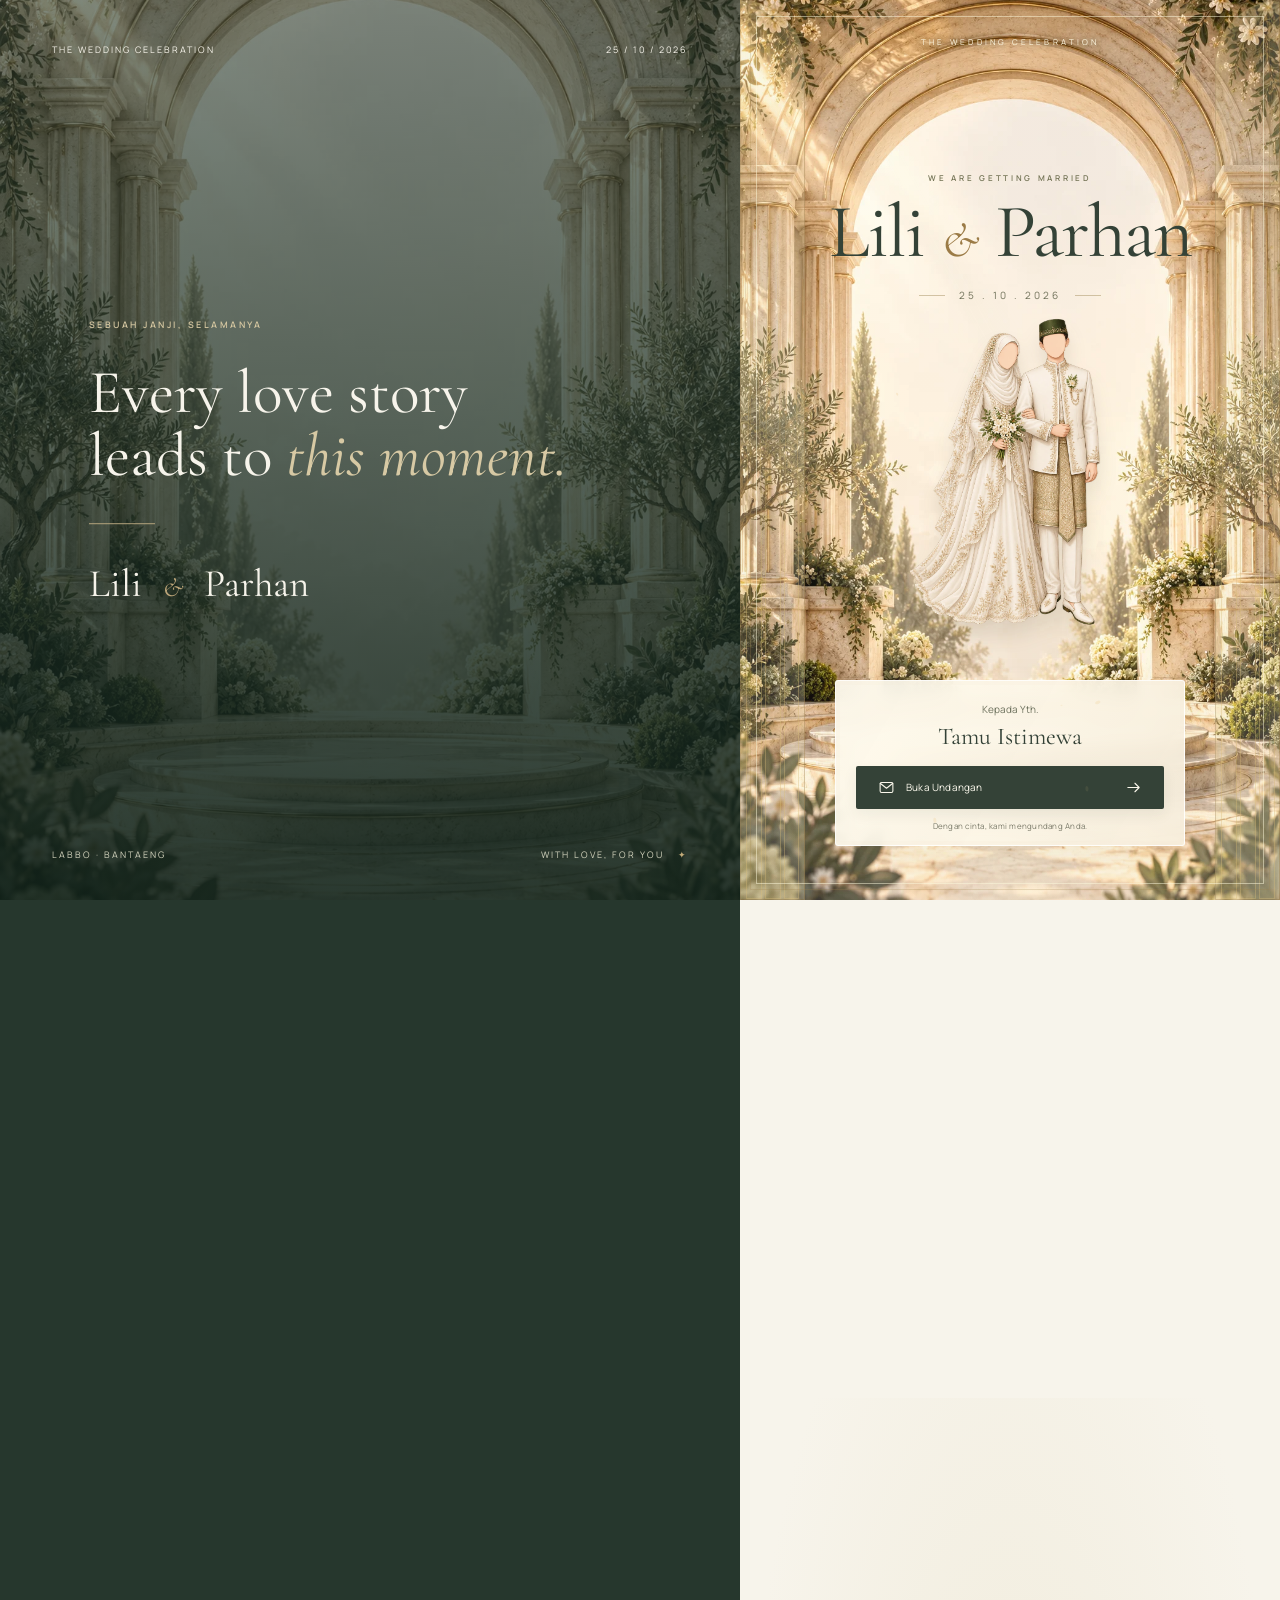
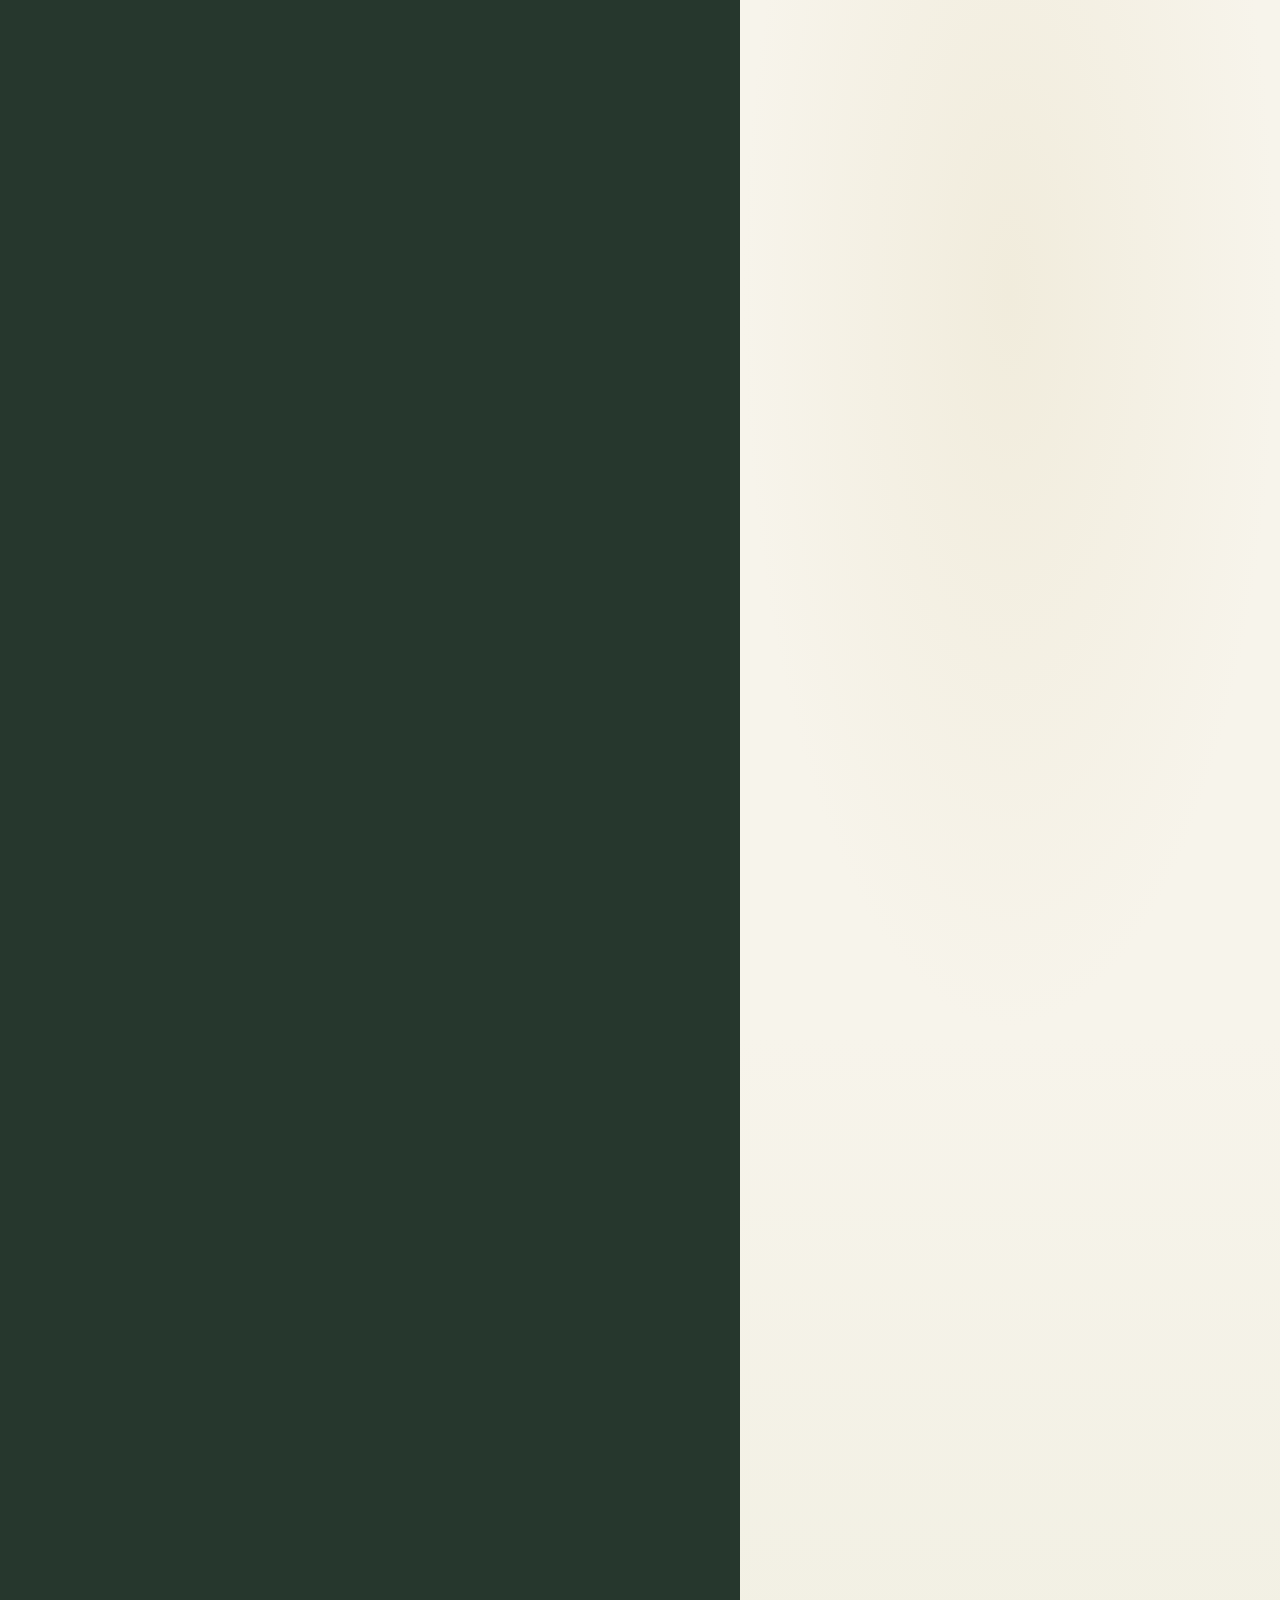
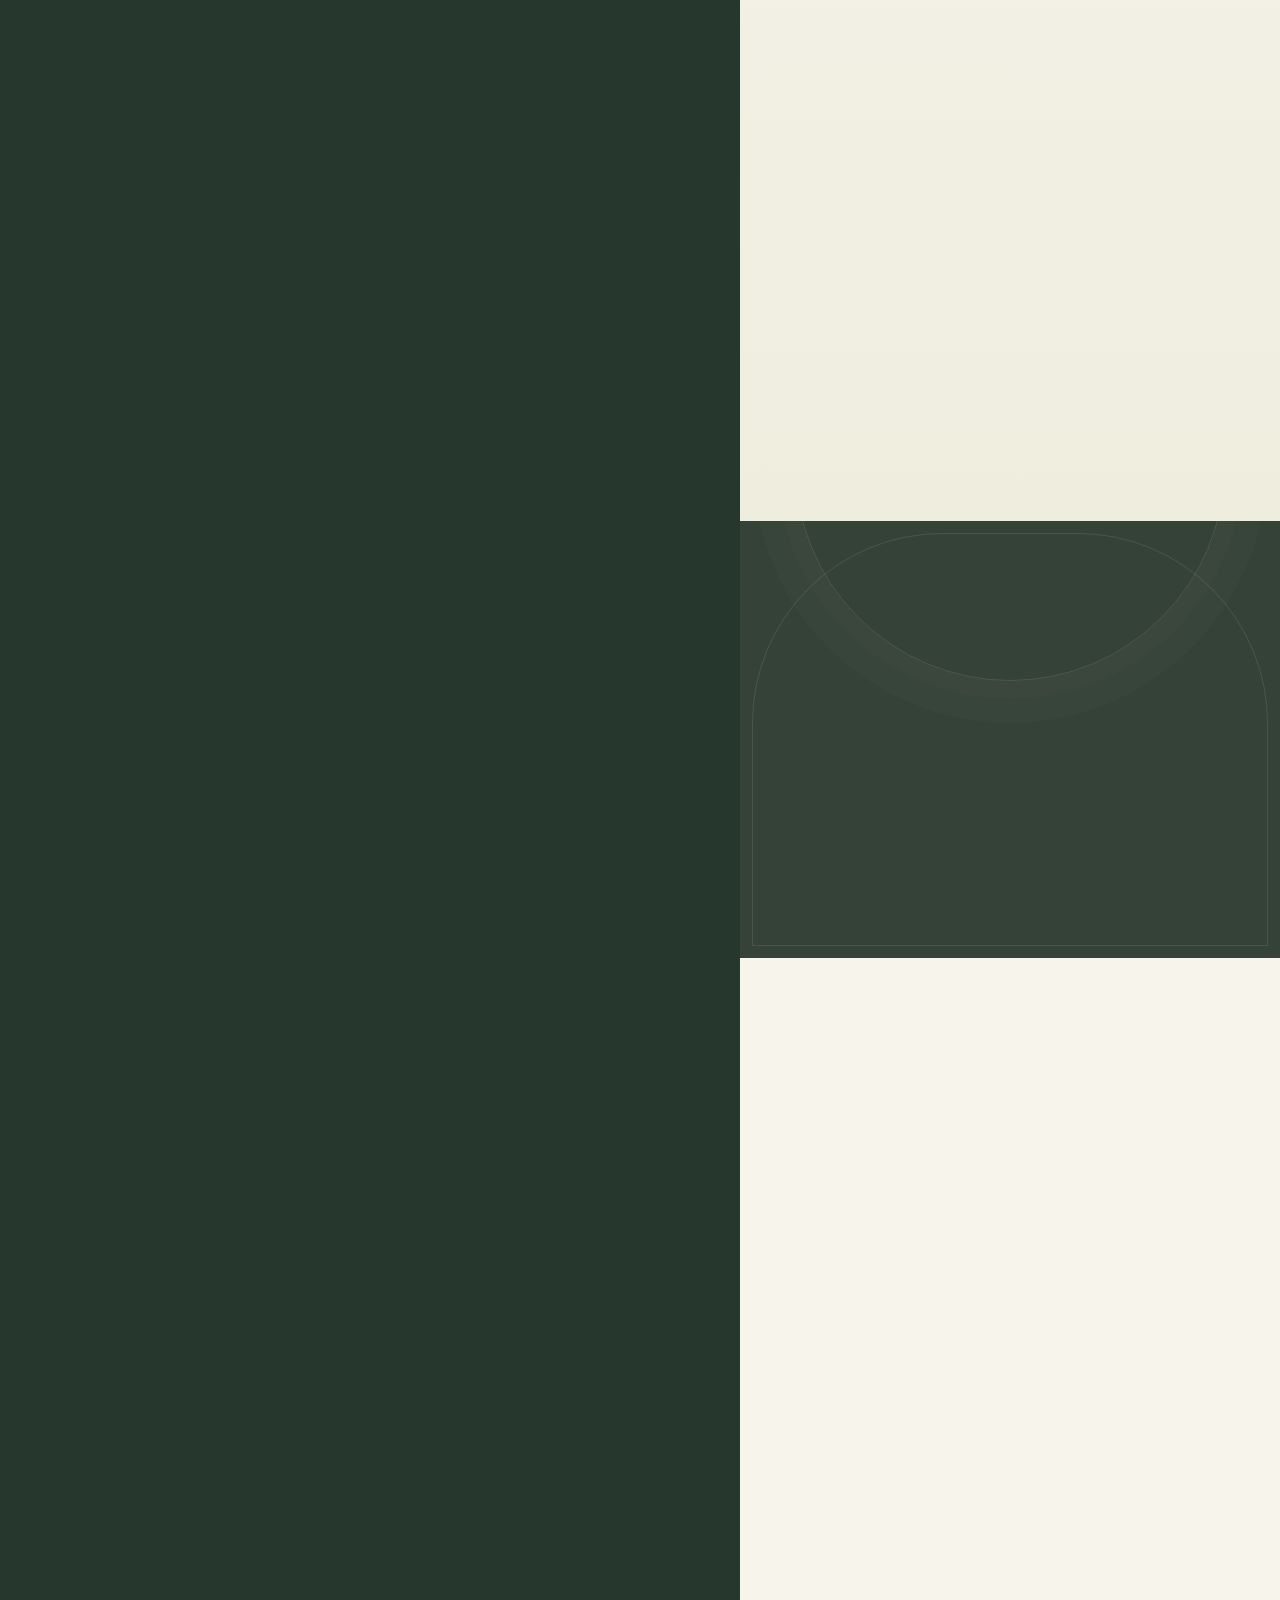
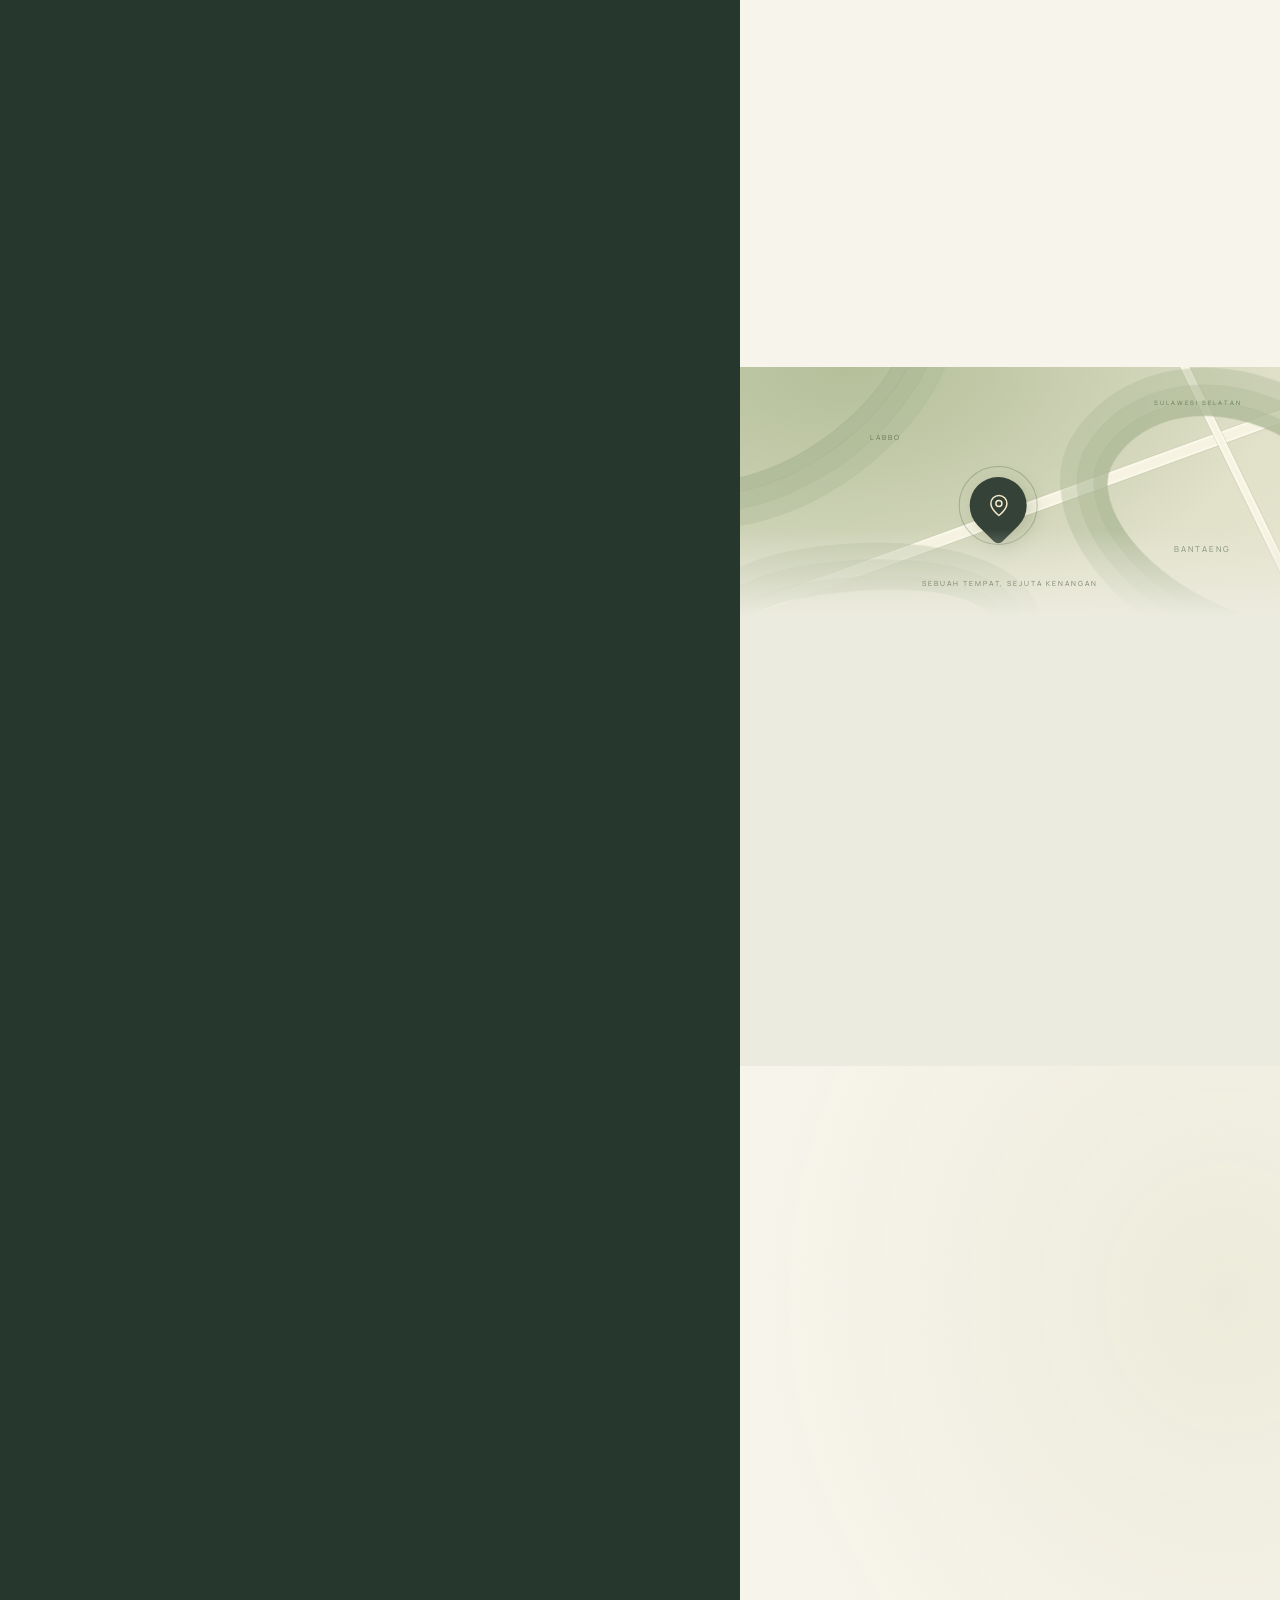
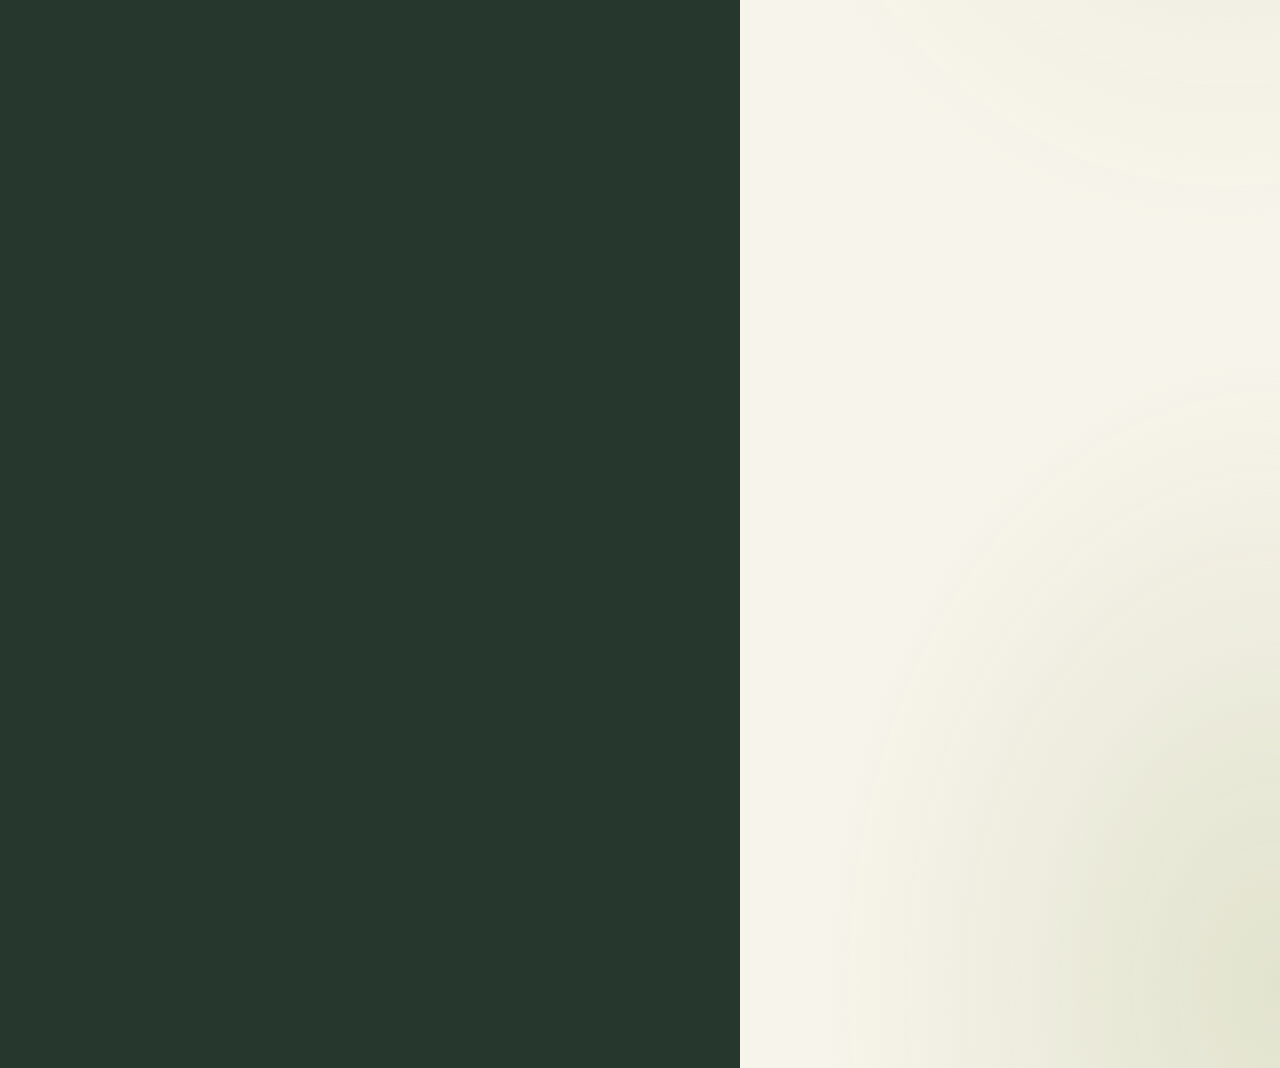
<file: index.html>
<!doctype html>
<html lang="id">

<head>
  <meta charset="utf-8">
  <meta name="viewport" content="width=device-width, initial-scale=1, viewport-fit=cover">
  <meta name="theme-color" content="#344237">
  <meta name="description"
    content="Undangan pernikahan Sulis Saputri & M. Parhan Pawis. Minggu, 25 Oktober 2026, pukul 11.00 WITA. Panjang Selatan, Desa Labbo, Bantaeng.">
  <title>Lili & Parhan — Sebuah Janji, Selamanya</title>
  <link rel="icon" href="assets/favicon.svg" type="image/svg+xml">
  <link rel="preload" href="assets/cormorant-regular.ttf" as="font" type="font/ttf" crossorigin>
  <link rel="preload" href="assets/garden.webp" as="image">
  <link rel="stylesheet" href="style.css">
  <script src="script.js" defer></script>
</head>

<body class="is-locked">
  <svg class="icon-definitions" xmlns="http://www.w3.org/2000/svg" aria-hidden="true">
    <defs>
      <symbol id="i-arrow" viewBox="0 0 24 24">
        <path d="M4 12h16m-6-6 6 6-6 6" />
      </symbol>
      <symbol id="i-envelope" viewBox="0 0 24 24">
        <rect x="3" y="5" width="18" height="14" rx="2" />
        <path d="m3 6 9 7 9-7" />
      </symbol>
      <symbol id="i-flower" viewBox="0 0 24 24">
        <path d="M12 9C4-3 1 10 8 12c-12 8 1 11 4 4 8 12 11-1 4-4 12-8-1-11-4-3Z" />
        <circle cx="12" cy="12" r="2" />
      </symbol>
      <symbol id="i-home" viewBox="0 0 24 24">
        <path d="m3 11 9-8 9 8M5 9v12h14V9M9 21v-8h6v8" />
      </symbol>
      <symbol id="i-heart" viewBox="0 0 24 24">
        <path
          d="M20.8 4.6a5.4 5.4 0 0 0-7.6 0L12 5.8l-1.2-1.2a5.4 5.4 0 0 0-7.6 7.6L12 21l8.8-8.8a5.4 5.4 0 0 0 0-7.6Z" />
      </symbol>
      <symbol id="i-calendar" viewBox="0 0 24 24">
        <rect x="3" y="5" width="18" height="16" rx="2" />
        <path d="M7 3v4m10-4v4M3 11h18m-14 4h3m4 0h3" />
      </symbol>
      <symbol id="i-pin" viewBox="0 0 24 24">
        <path d="M20 10c0 6-8 12-8 12S4 16 4 10a8 8 0 1 1 16 0Z" />
        <circle cx="12" cy="10" r="3" />
      </symbol>
      <symbol id="i-music" viewBox="0 0 24 24">
        <path d="M9 18V5l12-2v13M9 9l12-2" />
        <ellipse cx="6" cy="18" rx="3" ry="3" />
        <ellipse cx="18" cy="16" rx="3" ry="3" />
      </symbol>
      <symbol id="i-copy" viewBox="0 0 24 24">
        <rect x="8" y="8" width="13" height="13" rx="2" />
        <path d="M16 8V3H3v13h5" />
      </symbol>
      <symbol id="i-share" viewBox="0 0 24 24">
        <path d="M12 16V3m-5 5 5-5 5 5M5 12H3v9h18v-9h-2" />
      </symbol>
      <symbol id="i-sparkle" viewBox="0 0 24 24">
        <path d="m12 2 2.8 7.2L22 12l-7.2 2.8L12 22l-2.8-7.2L2 12l7.2-2.8Z" />
      </symbol>
      <symbol id="i-clock" viewBox="0 0 24 24">
        <circle cx="12" cy="12" r="9" />
        <path d="M12 7v5l3 2" />
      </symbol>
      <symbol id="i-gift" viewBox="0 0 24 24"><path d="M3 9h18v4H3zM5 13v8h14v-8M12 9v12"/><path d="M12 9H8a3 3 0 1 1 3-3l1 3Zm0 0h4a3 3 0 1 0-3-3l-1 3Z"/></symbol>
      <symbol id="i-expand" viewBox="0 0 24 24"><path d="M8 3H3v5m13-5h5v5M3 16v5h5m13-5v5h-5"/></symbol>
      <symbol id="i-close" viewBox="0 0 24 24"><path d="m6 6 12 12M6 18 18 6"/></symbol>
    </defs>
  </svg>

  <aside class="desktop-story" aria-hidden="true">
    <img class="desktop-garden" src="assets/garden.webp" alt="">
    <div class="desktop-shade"></div>
    <div class="desktop-top"><span>THE WEDDING CELEBRATION</span><span>25 / 10 / 2026</span></div>
    <div class="desktop-copy"><span class="eyebrow light">SEBUAH JANJI, SELAMANYA</span>
      <h2>Every love story<br>leads to <em>this moment.</em></h2>
      <div class="desktop-rule"></div>
      <p>Lili <i>&</i> Parhan</p>
    </div>
    <div class="desktop-bottom"><span>LABBO · BANTAENG</span><span>WITH LOVE, FOR YOU <span
          class="tiny-star">✦</span></span></div>
  </aside>

  <div class="invitation-shell">
    <section id="cover" class="cover" aria-label="Sampul undangan pernikahan">
      <div class="cover-world scene" aria-hidden="true">
        <img class="garden-image" src="assets/garden.webp" alt="" fetchpriority="high">
        <div class="cover-haze"></div>
        <div class="light-beam beam-one"></div>
        <div class="light-beam beam-two"></div>
        <div class="arch-outline"></div>
      </div>
      <div class="cover-border" aria-hidden="true"></div>
      <span class="cover-edition">THE WEDDING CELEBRATION</span>
      <header class="cover-heading">
        <span class="eyebrow">WE ARE GETTING MARRIED</span>
        <h1>Lili <span>&</span> Parhan</h1>
        <p class="cover-date"><span></span>25 . 10 . 2026<span></span></p>
      </header>
      <img class="cover-couple" src="assets/couple.webp"
        alt="Ilustrasi Lili dan Parhan, pasangan pengantin dengan wajah tanpa fitur" fetchpriority="high">
      <div class="guest-card">
        <span class="guest-salutation">Kepada Yth.</span>
        <p class="guest-name" data-guest>Tamu Istimewa</p>
        <button class="button button-primary" id="open-invitation"><svg class="icon">
            <use href="#i-envelope" />
          </svg><span>Buka Undangan</span><svg class="icon button-arrow">
            <use href="#i-arrow" />
          </svg></button>
        <span class="guest-footnote">Dengan cinta, kami mengundang Anda.</span>
      </div>
      <div class="opening-gates" aria-hidden="true">
        <div class="gate gate-left"><i></i><i></i><i></i></div>
        <div class="gate gate-right"><i></i><i></i><i></i></div>
      </div>
      <div class="opening-light" aria-hidden="true"></div>
      <div class="opening-monogram" aria-hidden="true"><span>L <i>&</i> P</span><small>SEBUAH JANJI, SELAMANYA</small>
      </div>
    </section>

    <main id="invitation" inert>
      <section id="home" class="hero section-anchor" aria-labelledby="main-title">
        <div class="hero-world scene" aria-hidden="true"><img class="garden-image" src="assets/garden.webp" alt="">
          <div class="hero-haze"></div>
          <div class="light-beam beam-one"></div>
        </div>
        <div class="hero-heading"><span class="eyebrow">THE WEDDING OF</span>
          <h2 id="main-title" tabindex="-1">Lili <span>&</span> Parhan</h2>
          <p class="hero-tagline">Sebuah janji, selamanya.</p>
        </div>
        <img class="hero-couple" src="assets/couple.webp" alt="Ilustrasi pengantin Lili dan Parhan tanpa fitur wajah">
        <div class="hero-bottom"><span class="hero-date">MINGGU, 25 OKTOBER 2026</span><span class="hero-place">Labbo,
            Bantaeng</span><a class="scroll-cue" href="#mempelai"><span>GULIR UNTUK MENJELAJAH</span><i></i></a></div>
      </section>

      <section class="intro section-pad">
        <div class="reveal"><span class="ornament">✧</span>
          <p class="eyebrow">ATAS NAMA CINTA DAN RIDHA-NYA</p>
          <p class="bismillah" lang="ar" dir="rtl">بِسْمِ اللَّهِ الرَّحْمَٰنِ الرَّحِيمِ</p>
          <h2 class="section-title">Dua hati.<br><em>Satu perjalanan.</em></h2>
          <p class="body-copy">Dengan memohon rahmat dan ridha Allah SWT, kami bermaksud mengundang Anda untuk hadir dan
            berbagi kebahagiaan di hari pernikahan kami.</p>
          <div class="fine-divider"><span>✦</span></div>
        </div>
      </section>

      <section id="mempelai" class="couple-section section-anchor section-pad">
        <div class="section-heading reveal"><span class="eyebrow">MEMPELAI</span>
          <h2 class="section-title">Kami yang <em>berbahagia</em></h2>
        </div>
        <div class="portrait-stage reveal">
          <div class="portrait-arch"><span class="portrait-monogram">L <i>&</i> P</span></div>
          <div class="portrait-line"></div><img src="assets/couple.webp"
            alt="Karakter pengantin wanita berhijab dan pria bersongkok, tanpa fitur wajah" loading="lazy"><span
            class="portrait-caption">TOGETHER, BY HIS GRACE</span>
        </div>
        <div class="bride-bio reveal"><span class="bio-role">THE BRIDE</span>
          <h3>Sulis Saputri</h3><span class="nickname">Lili</span>
          <p>Putri dari pasangan<br><strong>Ibu Diana & Bapak Jufri</strong></p>
        </div>
        <div class="couple-ampersand reveal">&</div>
        <div class="groom-bio reveal"><span class="bio-role">THE GROOM</span>
          <h3>M. Parhan Pawis</h3><span class="nickname">Parhan</span>
          <p>Putra dari pasangan<br><strong>Alm.Ibu Hamdana Hafid & Bapak Bohari</strong></p>
        </div>
      </section>

      <section id="galeri" class="gallery-section section-pad section-anchor" aria-labelledby="gallery-title">
        <div class="section-heading reveal">
          <span class="eyebrow">A LITTLE GLIMPSE OF US</span>
          <h2 id="gallery-title" class="section-title">Kepingan cerita,<br><em>satu selamanya.</em></h2>
          <p class="body-copy">Bersamamu, hal sederhana<br>menjadi begitu berarti.</p>
        </div>
        <div class="photo-grid">
          <figure class="photo-feature reveal">
            <button type="button" class="photo-button" data-gallery-item data-caption="Lili & Parhan · Bersama dalam kehangatan" aria-label="Perbesar foto Lili dan Parhan dengan busana bernuansa krem">
              <img src="assets/moment-01.webp" width="1122" height="1402" loading="lazy" decoding="async" alt="Lili berhijab krem bersandar di bahu Parhan yang mengenakan jas krem, dengan latar taman">
              <span class="photo-expand" aria-hidden="true"><svg class="icon"><use href="#i-expand"/></svg></span>
            </button>
            <figcaption><span>LILI & PARHAN</span><span>01 / 03</span></figcaption>
          </figure>
          <figure class="photo-small reveal">
            <button type="button" class="photo-button" data-gallery-item data-caption="Lili & Parhan · Dalam setiap kebersamaan" aria-label="Perbesar foto Lili dan Parhan dengan busana hitam dan putih">
              <img src="assets/moment-02.webp" width="1374" height="1145" loading="lazy" decoding="async" alt="Lili dan Parhan duduk berdampingan dengan busana hitam dan putih di antara dekorasi bunga">
              <span class="photo-expand" aria-hidden="true"><svg class="icon"><use href="#i-expand"/></svg></span>
            </button>
            <figcaption>02 / 03</figcaption>
          </figure>
          <figure class="photo-small reveal">
            <button type="button" class="photo-button" data-gallery-item data-caption="Lili & Parhan · Sebuah janji, selamanya" aria-label="Perbesar foto Lili dan Parhan tersenyum bersama di taman">
              <img src="assets/moment-03.webp" width="1122" height="1402" loading="lazy" decoding="async" alt="Lili meletakkan tangan di bahu Parhan, keduanya tersenyum dalam busana bernuansa krem">
              <span class="photo-expand" aria-hidden="true"><svg class="icon"><use href="#i-expand"/></svg></span>
            </button>
            <figcaption>03 / 03</figcaption>
          </figure>
        </div>
        <p class="gallery-hint reveal"><svg class="icon" aria-hidden="true"><use href="#i-expand"/></svg>Sentuh foto untuk melihat lebih dekat</p>
      </section>

      <section class="promise-section section-pad">
        <div class="promise-ring" aria-hidden="true"></div>
        <div class="reveal"><svg class="icon promise-flower" aria-hidden="true">
            <use href="#i-flower" />
          </svg><span class="eyebrow light">DENGAN-NYA, KAMI MEMULAI</span>
          <p class="promise-quote">“Semoga langkah kecil ini menjadi awal dari ibadah terpanjang, dan cinta yang selalu
            menemukan jalan pulang.”</p><span class="promise-sign">Lili & Parhan</span>
        </div>
      </section>

      <section id="acara" class="event-section section-pad section-anchor">
        <div class="section-heading reveal"><span class="eyebrow">THE DAY WE SAY YES</span>
          <h2 class="section-title">Hari yang <em>dinantikan</em></h2>
          <p class="body-copy">Kehadiran dan doa Anda menjadi bagian<br>terindah dari awal perjalanan kami.</p>
        </div>
        <article class="event-card reveal">
          <div class="event-card-inner"><svg class="icon event-icon" aria-hidden="true">
              <use href="#i-sparkle" />
            </svg>
            <h3>Akad Nikah</h3>
            <div class="event-date"><span>MINGGU</span><strong>25</strong><span>OKTOBER<br>2026</span></div>
            <div class="event-time"><svg class="icon">
                <use href="#i-clock" />
              </svg><span>Pukul 11.00 WITA</span></div>
            <div class="event-rule"></div>
            <p class="event-address">Panjang Selatan, Desa Labbo</p>
            <p class="event-region">Kec. Tompobulu, Kab. Bantaeng</p><button class="button button-outline"
              id="save-date"><svg class="icon">
                <use href="#i-calendar" />
              </svg>Simpan Tanggal</button>
          </div>
        </article>
        <div class="countdown-wrap reveal">
          <p class="eyebrow" id="countdown-label">MENUJU HARI BAHAGIA</p>
          <div class="countdown" aria-label="Hitung mundur menuju akad">
            <div><strong data-count="days">00</strong><span>HARI</span></div><i>:</i>
            <div><strong data-count="hours">00</strong><span>JAM</span></div><i>:</i>
            <div><strong data-count="minutes">00</strong><span>MENIT</span></div><i>:</i>
            <div><strong data-count="seconds">00</strong><span>DETIK</span></div>
          </div>
        </div>
      </section>

      <section id="lokasi" class="location-section section-anchor">
        <div class="location-art" aria-hidden="true">
          <div class="map-contour contour-one"></div>
          <div class="map-contour contour-two"></div>
          <div class="map-contour contour-three"></div>
          <div class="map-road road-one"></div>
          <div class="map-road road-two"></div><span class="map-label label-labbo">LABBO</span><span
            class="map-label label-bantaeng">BANTAENG</span><span class="map-label label-south">SULAWESI SELATAN</span>
          <div class="map-destination"><span class="map-pulse"></span><svg class="icon">
              <use href="#i-pin" />
            </svg></div><span class="map-caption">SEBUAH TEMPAT, SEJUTA KENANGAN</span>
        </div>
        <div class="location-content section-pad reveal"><span class="eyebrow">TEMPAT KITA BERTEMU</span>
          <h2 class="section-title">Sampai jumpa<br><em>di hari bahagia.</em></h2>
          <p class="location-address">Panjang Selatan, Desa Labbo</p>
          <p class="body-copy">Kecamatan Tompobulu<br>Kabupaten Bantaeng, Sulawesi Selatan</p><a
            class="button button-primary" data-map-link
            href="https://www.google.com/maps/search/?api=1&query=Panjang%20Selatan%20Desa%20Labbo%20Tompobulu%20Bantaeng"
            target="_blank" rel="noopener noreferrer"><svg class="icon">
              <use href="#i-pin" />
            </svg>Buka Google Maps<svg class="icon button-arrow">
              <use href="#i-arrow" />
            </svg></a><button class="text-button" id="copy-address"><svg class="icon">
              <use href="#i-copy" />
            </svg>Salin alamat</button>
        </div>
      </section>

      <section id="hadiah" class="gift-section section-pad section-anchor" aria-labelledby="gift-title">
        <div class="section-heading reveal">
          <span class="gift-ornament" aria-hidden="true"><svg class="icon"><use href="#i-gift"/></svg></span>
          <span class="eyebrow">WITH LOVE & GRATITUDE</span>
          <h2 id="gift-title" class="section-title">Tanda <em>kasih</em></h2>
          <p class="body-copy">Kehadiran dan doa restu Anda adalah hadiah terindah bagi kami. Jika ingin berbagi tanda kasih, Anda dapat mengirimkannya melalui rekening berikut.</p>
        </div>
        <article class="gift-card reveal" aria-label="Rekening hadiah pernikahan SeaBank atas nama M. Parhan Pawis">
          <div class="gift-card-top"><span class="bank-name">SeaBank<span class="bank-dot" aria-hidden="true"></span></span><svg class="icon" aria-hidden="true"><use href="#i-sparkle"/></svg></div>
          <div class="gift-account"><span class="account-label">NOMOR REKENING</span><p class="account-number" id="account-number">901891764225</p><span class="account-label">ATAS NAMA</span><p class="account-owner">M. Parhan Pawis</p></div>
          <button type="button" id="copy-account" class="button button-primary" aria-label="Salin nomor rekening SeaBank 901891764225"><svg class="icon" aria-hidden="true"><use href="#i-copy"/></svg>Salin Nomor Rekening</button>
        </article>
        <p class="gift-thanks reveal">Terima kasih untuk setiap doa dan tanda kasih.</p>
      </section>

      <section id="penutup" class="closing-section section-anchor section-pad">
        <div class="reveal">
          <div class="closing-seal">L<span>&</span>P</div><span class="eyebrow">DENGAN SEGENAP HATI</span>
          <h2 class="section-title">Bahagia kami,<br><em>lengkap bersama Anda.</em></h2>
          <p class="body-copy">Merupakan suatu kehormatan dan kebahagiaan bagi kami apabila Anda berkenan hadir serta
            memberikan doa restu.</p>
          <p class="closing-salam">Wassalamu’alaikum warahmatullahi wabarakatuh.</p>
          <p class="closing-names">Lili <i>&</i> Parhan</p><span class="closing-date">25 OKTOBER 2026</span><button
            class="text-button" id="share-invitation"><svg class="icon">
              <use href="#i-share" />
            </svg>Bagikan undangan</button>
          <div class="footer-line"></div><span class="footer-note">DIBUAT DENGAN CINTA <span>✦</span> DIRAYAKAN
            BERSAMA</span>
        </div>
      </section>
    </main>

    <dialog id="gallery-dialog" class="gallery-dialog" aria-labelledby="gallery-dialog-title">
      <div class="gallery-dialog-header"><span id="gallery-dialog-title">Lili & Parhan</span><button type="button" id="gallery-close" class="gallery-control" aria-label="Tutup foto" autofocus><svg class="icon" aria-hidden="true"><use href="#i-close"/></svg></button></div>
      <img id="gallery-full" alt="">
      <div class="gallery-dialog-footer"><button type="button" id="gallery-prev" class="gallery-control" aria-label="Foto sebelumnya"><svg class="icon" aria-hidden="true"><use href="#i-arrow"/></svg></button><p id="gallery-caption" aria-live="polite"></p><button type="button" id="gallery-next" class="gallery-control" aria-label="Foto berikutnya"><svg class="icon" aria-hidden="true"><use href="#i-arrow"/></svg></button></div>
    </dialog>

    <canvas id="petals" aria-hidden="true"></canvas>
    <audio id="wedding-audio" src="assets/wedding-song.mp3" preload="metadata" loop hidden></audio>
    <button id="music-toggle" class="music-toggle" type="button" aria-label="Putar lagu" title="Putar lagu" aria-pressed="false" aria-controls="wedding-audio">
      <svg class="icon music-icon-play" viewBox="0 0 24 24" aria-hidden="true"><path d="m8 5 11 7-11 7Z"/></svg>
      <svg class="icon music-icon-pause" viewBox="0 0 24 24" aria-hidden="true"><path d="M8 5v14M16 5v14"/></svg>
      <span id="music-status">Putar lagu</span>
    </button>
    <nav class="dock" aria-label="Navigasi undangan"><a href="#home" class="is-active" aria-current="location"><svg
          class="icon">
          <use href="#i-home" />
        </svg><span>Beranda</span></a><a href="#mempelai"><svg class="icon">
          <use href="#i-heart" />
        </svg><span>Mempelai</span></a><a href="#acara"><svg class="icon">
          <use href="#i-calendar" />
        </svg><span>Acara</span></a><a href="#lokasi"><svg class="icon">
          <use href="#i-pin" />
        </svg><span>Lokasi</span></a><a href="#hadiah"><svg class="icon"><use href="#i-gift"/></svg><span>Hadiah</span></a></nav>
    <div id="toast" role="status" aria-live="polite"></div>
  </div>
  <noscript>
    <div class="noscript-note">Aktifkan JavaScript untuk menikmati animasi undangan. Akad Lili & Parhan: Minggu, 25
      Oktober 2026, pukul 11.00 WITA, Panjang Selatan, Desa Labbo, Kec. Tompobulu, Kab. Bantaeng.</div>
  </noscript>
</body>

</html>
</file>
<file: style.css>
@font-face{font-family:Cormorant;src:url('assets/cormorant-regular.ttf') format('truetype');font-weight:400 600;font-display:swap}
@font-face{font-family:Cormorant;src:url('assets/cormorant-italic.ttf') format('truetype');font-style:italic;font-weight:400 600;font-display:swap}
@font-face{font-family:Manrope;src:url('assets/manrope-regular.ttf') format('truetype');font-weight:400 500;font-display:swap}
@font-face{font-family:Manrope;src:url('assets/manrope-semibold.ttf') format('truetype');font-weight:600 800;font-display:swap}
:root{--paper:#f7f4eb;--cream:#eee7d7;--green:#344237;--green-deep:#26372d;--gold:#a58b58;--ink:#344237;--muted:#717566;--line:#d8d0bc;--serif:Cormorant,Georgia,serif;--sans:Manrope,Arial,sans-serif;--shell:540px}
*{box-sizing:border-box}html{scroll-behavior:smooth;scroll-padding-top:24px}body{margin:0;background:var(--green-deep);font-family:var(--sans);color:var(--ink);font-size:13px;line-height:1.8;-webkit-font-smoothing:antialiased}body.is-locked{overflow:hidden}button,a{-webkit-tap-highlight-color:transparent}button{font:inherit;cursor:pointer;border:0}a{color:inherit;text-decoration:none}button:focus-visible,a:focus-visible{outline:2px solid #9d7631;outline-offset:5px}button:disabled{cursor:wait}img{max-width:100%;display:block}h1,h2,h3,p{margin:0}h1,h2,h3{font-family:var(--serif);font-weight:400;line-height:1.02}em{font-weight:400}svg{overflow:visible}.icon-definitions{position:absolute;width:0;height:0;overflow:hidden}.icon{width:20px;height:20px;fill:none;stroke:currentColor;stroke-width:1.5;stroke-linecap:round;stroke-linejoin:round;flex:none}.invitation-shell{max-width:var(--shell);margin-left:auto;position:relative;background:var(--paper);overflow:clip}
.desktop-story{position:fixed;inset:0 var(--shell) 0 0;overflow:hidden;color:var(--paper)}.desktop-garden{width:100%;height:100%;object-fit:cover;object-position:center 64%;filter:saturate(.55)}.desktop-shade{position:absolute;inset:0;background:linear-gradient(180deg,#192b208c,#1a2d23bf 52%,#13241be6)}.desktop-top,.desktop-bottom{position:absolute;left:7%;right:7%;display:flex;justify-content:space-between;gap:20px;font-size:9px;letter-spacing:2px}.desktop-top{top:42px}.desktop-bottom{bottom:37px;color:#d3d3bd}.tiny-star{color:#c2ab79;padding-left:10px}.desktop-copy{position:absolute;top:50%;left:12%;right:8%;transform:translateY(-44%)}.desktop-copy h2{font-size:clamp(46px,4.8vw,84px);margin:30px 0;line-height:1.02;max-width:700px}.desktop-copy h2 em{color:#d7c9a4}.desktop-rule{width:66px;height:1px;background:#b4a37c;margin:35px 0 25px}.desktop-copy>p{font-family:var(--serif);font-size:39px}.desktop-copy>p i{font-size:27px;color:#bca579;margin:0 12px}.eyebrow{display:block;font-family:var(--sans);font-size:9px;font-weight:600;letter-spacing:2.5px;line-height:1.7;text-transform:uppercase;color:#7b7c62}.eyebrow.light{color:#d4c6a0}
.cover{position:fixed;right:0;top:0;width:100%;max-width:var(--shell);height:100svh;min-height:580px;z-index:40;background:#f2e7d0;overflow:hidden;perspective:1200px}.cover[hidden]{display:none}.cover-world,.hero-world{position:absolute;inset:0;overflow:hidden;transform-origin:50% 58%;will-change:transform}.garden-image{height:100%;width:100%;object-fit:cover;object-position:center center;transform:scale(1.025);animation:garden-breathe 12s ease-in-out infinite alternate}.cover-haze{position:absolute;inset:0;background:linear-gradient(180deg,transparent,rgba(255,248,230,.07) 22%,rgba(255,248,230,.14) 48%,transparent 70%,rgba(248,238,215,.24))}.cover-border{position:absolute;inset:16px;border:1px solid #fffbdf7d;outline:1px solid #9f814c3b;outline-offset:5px;pointer-events:none;z-index:5}.cover-edition{position:absolute;top:35px;left:0;right:0;text-align:center;font-size:8px;letter-spacing:3.1px;color:#fef7df;text-shadow:0 1px 6px #2b342a}.cover-heading{position:absolute;top:18%;left:5%;right:5%;text-align:center;z-index:3}.cover-heading .eyebrow{font-size:8px;letter-spacing:2.7px;color:#747456}.cover-heading h1{font-size:clamp(55px,13vw,76px);margin:9px 0 15px;letter-spacing:-2px;white-space:nowrap}.cover-heading h1 span{display:inline-block;font-style:italic;font-size:.65em;color:#9b7b46;margin:0 2px}.cover-date{display:flex;justify-content:center;align-items:center;gap:14px;font-size:10px;letter-spacing:3px;color:#6e7058}.cover-date>span{height:1px;width:26px;background:#a38c5d7a}.cover-couple{position:absolute;height:35%;width:auto;max-width:82%;object-fit:contain;bottom:30%;left:50%;transform:translateX(-50%);z-index:3;filter:drop-shadow(0 13px 9px #433d251e);animation:couple-arrive 1.6s ease both}.guest-card{position:absolute;bottom:6%;left:50%;transform:translateX(-50%);width:78%;max-width:350px;padding:16px 20px 12px;text-align:center;background:linear-gradient(120deg,#fffcf0ee,#f8f0dfeb);border:1px solid #ffffffc9;box-shadow:0 12px 40px #64552b14,inset 0 0 0 4px #eee6d229;backdrop-filter:blur(9px);z-index:5;border-radius:3px}.guest-salutation{font-size:10px;color:#6f735f}.guest-name{font-family:var(--serif);font-size:24px;line-height:1.3;margin:1px 0 13px;overflow-wrap:anywhere}.guest-footnote{display:block;font-size:8px;letter-spacing:.25px;color:#7b7b6a;margin-top:10px}
.button{display:inline-flex;align-items:center;justify-content:center;gap:11px;min-height:48px;padding:13px 22px;border-radius:2px;font-size:11px;line-height:1.6;letter-spacing:.2px;transition:background .25s,transform .25s,box-shadow .25s}.button:active{transform:scale(.98)}.button-primary{color:#fbf8ec;background:var(--green);box-shadow:0 5px 14px #31433214}.button-primary:hover{background:#475a45;box-shadow:0 7px 20px #31433229}.button-primary .icon{width:17px;height:17px}.button-arrow{margin-left:auto}.guest-card .button{width:100%;font-size:10px;min-height:43px}.button-outline{border:1px solid #a69978;background:transparent;color:var(--green)}.button-outline:hover{background:#e9e3d3}.light-beam{position:absolute;width:100px;top:-20%;height:140%;background:linear-gradient(90deg,transparent,#fff6c845,transparent);transform:rotate(-28deg);filter:blur(12px);pointer-events:none;opacity:.5;animation:light-drift 9s ease-in-out infinite alternate}.beam-one{left:0}.beam-two{left:54%;width:35px;animation-delay:-5s}.opening-gates{position:absolute;inset:0;z-index:2;pointer-events:none;perspective:1000px}.gate{position:absolute;top:0;bottom:0;width:12%;border:1px solid #a58b5866;background:linear-gradient(90deg,#e2d2a72b,#fffbea29);box-shadow:inset 0 0 30px #f8e5a547;transform-style:preserve-3d}.gate-left{left:0;transform-origin:left center;border-radius:0 160px 0 0}.gate-right{right:0;transform-origin:right center;border-radius:160px 0 0 0}.gate i{position:absolute;top:35%;bottom:0;border:1px solid #d9bd7b5c;width:25%;border-radius:100% 100% 0 0}.gate i:nth-child(1){left:8%}.gate i:nth-child(2){left:38%;top:24%}.gate i:nth-child(3){left:68%}.opening-light{position:absolute;inset:-20%;background:radial-gradient(ellipse,#fffdf2 10%,#fff4daaa 45%,transparent 70%);opacity:0;z-index:7;pointer-events:none}.opening-monogram{position:absolute;inset:0;display:flex;flex-direction:column;align-items:center;justify-content:center;opacity:0;z-index:8;pointer-events:none}.opening-monogram>span{font-family:var(--serif);font-size:90px;line-height:1}.opening-monogram i{color:var(--gold);font-size:50px}.opening-monogram small{font-size:8px;letter-spacing:3px;margin-top:20px}.is-opening .cover-world{animation:enter-garden 2.3s cubic-bezier(.37,.04,.23,1) both}.is-opening .cover-heading,.is-opening .guest-card,.is-opening .cover-couple,.is-opening .cover-edition{animation:cover-fade .6s ease both}.is-opening .gate-left{animation:gate-left 1.9s cubic-bezier(.2,.5,.2,1) both}.is-opening .gate-right{animation:gate-right 1.9s cubic-bezier(.2,.5,.2,1) both}.is-opening .opening-light{animation:opening-light 2.3s ease both}.is-opening .opening-monogram{animation:opening-monogram 2.3s ease both}.is-opening .cover-border{opacity:0;transition:opacity .4s}
.hero{height:100svh;min-height:700px;max-height:1050px;position:relative;overflow:hidden;text-align:center}.hero-haze{position:absolute;inset:0;background:linear-gradient(180deg,transparent 8%,#fff8e41c 25%,transparent 60%,#f6f1e699 83%,var(--paper) 100%)}.hero-heading{position:absolute;top:19%;left:6%;right:6%;z-index:2}.hero-heading h2{font-size:clamp(64px,15vw,84px);letter-spacing:-2px;margin:12px 0 13px;white-space:nowrap;outline:none}.hero-heading h2 span{font-style:italic;color:#9c8150;font-size:.65em}.hero-tagline{font-family:var(--serif);font-size:22px;font-style:italic;color:#77765d}.hero-couple{position:absolute;left:50%;bottom:22%;height:37%;max-width:85%;width:auto;transform:translateX(-50%);filter:drop-shadow(0 16px 10px #373c2526)}.hero-bottom{position:absolute;bottom:50px;left:0;right:0;display:flex;flex-direction:column;align-items:center}.hero-date{font-size:10px;letter-spacing:2px}.hero-place{font-family:var(--serif);font-size:22px;margin-top:4px;font-style:italic}.scroll-cue{display:flex;flex-direction:column;align-items:center;gap:13px;margin-top:29px;font-size:7px;letter-spacing:2px;color:#6e705a}.scroll-cue i{width:1px;height:28px;background:linear-gradient(#9d906d,transparent);animation:scroll-hint 2s ease-in-out infinite}.is-open .hero-heading{animation:hero-rise 1.3s both}.is-open .hero-couple{animation:couple-arrive 1.8s both}
.section-pad{padding:75px 42px;text-align:center}.section-anchor{scroll-margin-top:18px}.section-title{font-size:43px;line-height:1.08;letter-spacing:-.8px}.section-title em{color:#8b8e70}.body-copy{font-size:12px;line-height:2;color:#747969}.intro{background:var(--paper);padding-top:40px;padding-bottom:20px}.ornament{display:block;color:var(--gold);font-size:34px;margin-bottom:24px}.bismillah{font-family:Georgia,'Times New Roman',serif;font-size:25px;line-height:2;margin-top:28px;color:#7c7e60}.intro .section-title{margin:17px 0 24px}.intro .body-copy{max-width:335px;margin:0 auto}.fine-divider{height:1px;background:linear-gradient(90deg,transparent,var(--line),transparent);margin:53px auto 0;max-width:210px;position:relative}.fine-divider>span{position:absolute;top:50%;left:50%;transform:translate(-50%,-50%);background:var(--paper);color:#9f966e;font-size:11px;padding:0 17px}.section-heading .section-title{margin-top:16px}.section-heading .body-copy{margin-top:22px}.couple-section{padding-top:65px;padding-bottom:78px;background:radial-gradient(ellipse at 50% 40%,#eee8d5aa,transparent 70%),var(--paper)}.couple-section .section-title{font-size:40px}.couple-section .section-title em{display:block}.portrait-stage{height:382px;max-width:310px;position:relative;margin:36px auto 35px;isolation:isolate}.portrait-arch{position:absolute;inset:0 14px;border-radius:150px 150px 5px 5px;background:linear-gradient(140deg,#e2dfc9,#d3d2b8 60%,#bfc4a4);box-shadow:inset 9px 7px 22px #7e826b10,inset -4px -2px 10px #ffffff60,0 12px 28px #414a2912;overflow:hidden}.portrait-arch:before,.portrait-arch:after{content:'';position:absolute;inset:10px;border:1px solid #faf7df8a;border-radius:150px 150px 0 0}.portrait-arch:after{inset:20px;border-color:#9d9b7952}.portrait-monogram{font-family:var(--serif);font-size:92px;color:#f7f1d760;position:absolute;top:31px;left:0;right:0;line-height:1}.portrait-monogram i{font-size:55px}.portrait-stage img{position:absolute;bottom:15px;height:310px;left:50%;transform:translateX(-50%);filter:drop-shadow(0 12px 7px #41452c1c)}.portrait-line{position:absolute;left:-4px;right:-4px;bottom:0;height:3px;border-radius:100%;background:#acb28f;box-shadow:0 6px 12px #43522b22}.portrait-caption{position:absolute;left:0;right:0;bottom:-28px;font-size:7px;letter-spacing:2.5px;color:#929476}.bride-bio{margin-top:63px}.bio-role{font-size:8px;letter-spacing:2.5px;color:#99936e}.bride-bio h3,.groom-bio h3{font-size:47px;margin:12px 0 4px;letter-spacing:-1px}.nickname{font-family:var(--serif);font-size:22px;font-style:italic;color:#969678}.bride-bio p,.groom-bio p{font-size:11px;line-height:2.1;color:#888a79;margin-top:17px}.bride-bio strong,.groom-bio strong{font-weight:500;color:#58614d}.couple-ampersand{font-family:var(--serif);font-style:italic;color:#b1a57c;font-size:62px;line-height:1;margin:27px 0}
.promise-section{position:relative;isolation:isolate;overflow:hidden;background:var(--green);color:var(--paper);padding:69px 43px 75px}.promise-section:before{content:'';position:absolute;inset:12px;border:1px solid #d8c79a25;border-radius:190px 190px 0 0;z-index:-1}.promise-ring{position:absolute;width:430px;height:430px;top:-270px;left:calc(50% - 215px);border:1px solid #d8c79a27;border-radius:50%;box-shadow:0 0 0 18px #d8c79a04,0 0 0 42px #d8c79a06;z-index:-1}.promise-flower{display:block;width:33px;height:33px;color:#c2b68a;margin:0 auto 23px;stroke-width:1}.promise-quote{font-family:var(--serif);font-size:29px;line-height:1.4;margin:27px 0;letter-spacing:-.3px}.promise-sign{font-family:var(--serif);font-style:italic;font-size:25px;color:#c8ba92}
.event-section{background:var(--paper);padding:78px 30px 65px}.event-section .section-title{font-size:42px}.event-section .section-title em{display:block}.event-card{margin:36px auto 39px;background:#efecdf;max-width:370px;border:1px solid #d9d2bd;border-radius:180px 180px 3px 3px;box-shadow:0 18px 35px #424d2c0b;padding:9px;transform-style:preserve-3d}.event-card-inner{border:1px solid #c8c1a8;border-radius:170px 170px 1px 1px;padding:40px 20px 30px;background:radial-gradient(ellipse at top,#fffdf4,transparent 65%)}.event-icon{width:28px;height:28px;color:#a38d5b;stroke-width:1}.event-card h3{font-size:38px;margin:12px 0 22px}.event-date{display:flex;align-items:center;justify-content:center;gap:19px}.event-date>span{font-size:9px;letter-spacing:2px;line-height:1.8;width:66px}.event-date>strong{font-family:var(--serif);font-size:86px;font-weight:400;line-height:1;border-left:1px solid #d6ceba;border-right:1px solid #d6ceba;padding:0 19px}.event-time{display:flex;align-items:center;justify-content:center;gap:8px;margin-top:22px;font-size:11px}.event-time .icon{height:15px;width:15px}.event-rule{height:1px;width:65px;background:#beb08d;margin:25px auto 22px}.event-address{font-family:var(--serif);font-size:23px;line-height:1.2}.event-region{font-size:10px;color:#888873;margin:8px 0 23px}.event-card .button{min-height:42px;padding:9px 19px;font-size:10px}.event-card .button .icon{height:16px;width:16px}.countdown{display:flex;align-items:flex-start;justify-content:center;gap:15px;margin-top:18px}.countdown>div{width:48px;display:flex;flex-direction:column;align-items:center}.countdown strong{font-family:var(--serif);font-size:42px;font-weight:400;line-height:1.3}.countdown span{font-size:7px;letter-spacing:1.8px;color:#90937e;margin-top:4px}.countdown>i{font-family:var(--serif);font-size:27px;font-style:normal;color:#b5ad91;margin-top:5px}
.location-section{background:#ecebdf}.location-art{height:250px;overflow:hidden;position:relative;background:radial-gradient(ellipse at 20% 0,#b5bf9a,transparent 70%),linear-gradient(135deg,#d2d7bc,#e6e4ce);isolation:isolate}.location-art:after{content:'';position:absolute;inset:0;background:linear-gradient(180deg,transparent 65%,#ecebdf);z-index:2}.map-contour{position:absolute;border:1px solid #929e7e4f;border-radius:43% 57% 58% 42% / 60% 32% 68% 40%;width:320px;height:180px;box-shadow:0 0 0 13px #bac3a155,0 0 0 14px #929e7e33,0 0 0 30px #bdc6a433,0 0 0 31px #929e7e33,0 0 0 47px #bdc6a444,0 0 0 48px #929e7e33}.contour-one{top:-95px;left:-120px;transform:rotate(-30deg)}.contour-two{right:-140px;top:70px;transform:rotate(30deg)}.contour-three{left:-60px;bottom:-155px;transform:rotate(-10deg)}.map-road{position:absolute;height:12px;background:#f6f3e2;box-shadow:0 1px 0 #b8bba357,0 -1px 0 #b8bba357;width:130%;left:-10%;border:2px solid #fdfbecb3;transform:rotate(-20deg);top:53%;z-index:-1}.road-two{transform:rotate(64deg);left:20%;top:10%;height:8px}.map-label{position:absolute;font-size:7px;letter-spacing:2px;color:#667958}.label-labbo{top:65px;left:24%}.label-bantaeng{right:9%;bottom:60px;font-size:8px}.label-south{top:31px;right:7%;font-size:6px}.map-destination{position:absolute;left:50%;top:44%;transform:translate(-50%,-50%);height:57px;width:57px;display:flex;align-items:center;justify-content:center;background:var(--green);color:#f4eacc;border-radius:50% 50% 50% 6px;rotate:-45deg;box-shadow:0 7px 20px #3b502533}.map-destination .icon{rotate:45deg;height:24px;width:24px}.map-pulse{position:absolute;inset:-11px;border:1px solid #53684f55;border-radius:50%;animation:map-pulse 3s ease infinite}.map-caption{position:absolute;bottom:26px;left:0;right:0;text-align:center;font-size:7px;letter-spacing:2px;z-index:3;color:#7b8469}.location-content{padding-top:15px;padding-bottom:54px}.location-content .section-title{margin:18px 0 24px}.location-address{font-family:var(--serif);font-size:25px;margin-bottom:5px}.location-content .button{margin-top:24px;min-width:235px}.text-button{display:flex;align-items:center;justify-content:center;margin:20px auto 0;font-size:10px;gap:8px;min-height:40px;padding:7px 12px;background:none;color:#767e65;border-bottom:1px solid #a6ae924d}.text-button .icon{width:14px;height:14px}.text-button:hover{color:#344237;border-color:currentColor}
.closing-section{position:relative;overflow:hidden;padding-top:63px;padding-bottom:120px;background:radial-gradient(ellipse at 100% 90%,#e2e3ce,transparent 60%),var(--paper)}.closing-seal{width:83px;height:83px;border:1px solid #beb28e;border-radius:50%;margin:0 auto 34px;display:flex;align-items:center;justify-content:center;gap:1px;font-family:var(--serif);font-size:32px;color:#888a66;position:relative;background:#eeeddf;box-shadow:inset 0 0 0 5px #f9f4e9,0 5px 10px #4d54330a}.closing-seal:before{content:'';position:absolute;inset:-5px;border:1px solid #c6bd9d70;border-radius:50%}.closing-seal span{font-style:italic;font-size:22px}.closing-section .section-title{font-size:38px;margin:18px 0 25px}.closing-section .body-copy{max-width:310px;margin:auto}.closing-salam{font-size:10px;line-height:1.9;color:#777e69;margin:22px auto 29px;max-width:250px}.closing-names{font-family:var(--serif);font-size:46px;line-height:1.4}.closing-names i{font-size:31px;color:#a08f67}.closing-date{font-size:8px;letter-spacing:2.6px;color:#8b8e75}.closing-section .text-button{margin-top:30px}.footer-line{height:1px;background:#d7d6c3;margin:44px auto 20px;width:100px}.footer-note{font-size:6px;letter-spacing:1.2px;color:#92977f}.footer-note>span{padding:0 6px;color:var(--gold)}
.dock{position:fixed;z-index:20;bottom:max(18px,env(safe-area-inset-bottom));right:calc(var(--shell)/2);transform:translateX(50%) translateY(120px);display:flex;align-items:center;justify-content:space-between;width:304px;padding:7px 14px;border-radius:9px;border:1px solid #f7f3e15c;background:#344237f2;box-shadow:0 8px 25px #1d2d222b;backdrop-filter:blur(12px);opacity:0;transition:transform .8s ease,opacity .8s ease}.is-open .dock{transform:translateX(50%) translateY(0);opacity:1}.dock>a{width:58px;min-height:45px;border-radius:5px;display:flex;flex-direction:column;align-items:center;justify-content:center;gap:4px;color:#f0ecd09e;font-size:7px;letter-spacing:.2px;transition:background .2s,color .2s}.dock .icon{width:17px;height:17px;stroke-width:1.3}.dock>a.is-active{color:#f8edc5;background:#a4ac8524}.music-toggle{position:fixed;top:25px;right:24px;z-index:21;display:flex;align-items:center;justify-content:center;width:36px;height:36px;border:1px solid #c5b8878c;border-radius:50%;background:#f8f4e5e6;color:#727959;box-shadow:0 4px 15px #4d57351a;opacity:0;pointer-events:none;transition:opacity .6s;backdrop-filter:blur(8px)}.is-open .music-toggle{opacity:1;pointer-events:auto}.music-toggle .icon{width:15px;height:15px}.sound-bars{display:none;align-items:center;justify-content:center;gap:3px;height:14px}.sound-bars i{width:2px;background:#6e7b55;animation:equalizer 1s ease-in-out infinite alternate;height:8px}.sound-bars i:nth-child(2){height:14px;animation-delay:-.4s}.sound-bars i:nth-child(3){height:5px;animation-delay:-.7s}.is-playing .sound-bars{display:flex}.is-playing>.icon{display:none}#petals{position:fixed;inset:0 0 auto auto;width:100%;max-width:var(--shell);height:100%;pointer-events:none;z-index:6;opacity:.7}#toast{position:fixed;bottom:104px;right:calc(var(--shell)/2);transform:translate(50%,12px);background:#26392df5;color:#fff9e9;border:1px solid #c4b18155;border-radius:5px;max-width:330px;width:max-content;padding:12px 20px;text-align:center;font-size:11px;z-index:80;opacity:0;pointer-events:none;transition:opacity .3s,transform .3s}#toast.is-visible{opacity:1;transform:translate(50%,0)}.reveal{opacity:0;transform:translateY(26px);transition:opacity 1s ease,transform 1s cubic-bezier(.22,.61,.36,1)}.reveal.is-visible{opacity:1;transform:translateY(0)}.noscript-note{position:fixed;inset:auto 0 0;background:var(--paper);padding:25px;z-index:100;font-size:14px}.is-locked .dock,.is-locked .music-toggle{visibility:hidden}
@keyframes garden-breathe{to{transform:scale(1.065) translateY(-.4%)}}@keyframes light-drift{to{transform:translateX(60px) rotate(-22deg);opacity:.8}}@keyframes scroll-hint{50%{transform:translateY(7px);opacity:.5}}@keyframes couple-arrive{from{opacity:0;transform:translate(-50%,15px)}to{opacity:1;transform:translate(-50%,0)}}@keyframes hero-rise{from{opacity:0;transform:translateY(18px)}to{opacity:1;transform:translateY(0)}}@keyframes enter-garden{0%{transform:scale(1)}100%{transform:scale(2.2)}}@keyframes cover-fade{to{opacity:0;filter:blur(5px)}}@keyframes gate-left{0%{width:12%;transform:rotateY(0)}40%{width:34%}100%{width:34%;transform:rotateY(-110deg)}}@keyframes gate-right{0%{width:12%;transform:rotateY(0)}40%{width:34%}100%{width:34%;transform:rotateY(110deg)}}@keyframes opening-light{0%,15%{opacity:0}52%,80%,100%{opacity:1}}@keyframes opening-monogram{0%,34%{opacity:0;transform:translateY(15px) scale(.9)}56%,78%{opacity:1;transform:translateY(0) scale(1)}100%{opacity:0;transform:scale(1.08)}}@keyframes map-pulse{0%,100%{transform:scale(.9);opacity:.3}50%{transform:scale(1.18);opacity:.7}}@keyframes equalizer{to{height:3px}}
@media(min-width:1000px){.scene{translate:var(--pointer-x,0px) var(--pointer-y,0px)}.cover-heading{top:19%}.cover-couple{height:35%;bottom:30%}.hero-heading{top:18%}.hero-couple{height:40%;bottom:21%}.hero-bottom{bottom:48px}}
@media(max-width:999px){.desktop-story{display:none}.invitation-shell{margin:auto;max-width:540px}.cover{right:50%;transform:translateX(50%)}.dock,#toast{right:50%}.music-toggle{right:max(22px,calc((100vw - 540px)/2 + 22px))}#petals{right:50%;transform:translateX(50%)}}
@media(max-width:540px){.section-pad{padding-left:30px;padding-right:30px}.cover-heading h1{font-size:14vw}.hero-heading h2{font-size:15vw}.cover-heading{top:20%}.cover-heading .eyebrow{font-size:7px}.cover-couple{height:33%;bottom:29.5%}.guest-card{bottom:5.5%;padding:15px 18px 12px;width:80%}.hero-heading{top:20%}.hero-couple{height:36%;bottom:24%}.hero-bottom{bottom:52px}.hero{min-height:720px}.section-title{font-size:41px}.couple-section .section-title{font-size:38px}.event-section{padding-left:26px;padding-right:26px}.event-date{gap:10px}.event-date>strong{padding:0 14px}.event-card-inner{padding-left:15px;padding-right:15px}.promise-section{padding-left:34px;padding-right:34px}.closing-section .section-title{font-size:37px}.cover-date{font-size:9px}}
@media(max-height:740px){.cover-heading{top:17%}.cover-heading h1{margin:4px 0 8px}.cover-couple{height:31%;bottom:31%}.cover-edition{top:27px;font-size:7px}.guest-card{bottom:5%;padding-top:10px;padding-bottom:8px}.guest-name{font-size:22px;margin-bottom:8px}.guest-footnote{margin-top:7px;font-size:7px}.guest-card .button{min-height:39px;padding-top:9px;padding-bottom:9px}.cover-border{inset:12px}}
@media(max-width:360px){.section-pad{padding-left:23px;padding-right:23px}.cover-heading h1{font-size:49px}.guest-card{width:82%}.guest-name{font-size:21px}.eyebrow{letter-spacing:2px;font-size:8px}.portrait-stage{height:352px}.portrait-stage img{height:290px}.section-title{font-size:38px}.bride-bio h3,.groom-bio h3{font-size:41px}.event-card-inner{padding-left:10px;padding-right:10px}.event-date{gap:5px}.event-date>strong{font-size:75px;padding:0 12px}.dock{width:286px}.promise-quote{font-size:27px}}
@media(prefers-reduced-motion:reduce){html{scroll-behavior:auto}*,*:before,*:after{animation:none!important;transition:none!important}.reveal{opacity:1;transform:none}#petals{display:none}.is-opening .cover{opacity:0}.scene{translate:none!important}}
/* Keep the opening reachable on unusually short phone and landscape screens. */
@media(max-height:560px){.cover{min-height:0}.cover-heading{top:12%}.cover-heading h1{font-size:45px}.cover-couple{height:28%;bottom:36%}.guest-card{bottom:4%;padding:8px 15px}.guest-name{font-size:19px;line-height:1.2}.cover-edition{top:18px;font-size:6px}.guest-footnote{font-size:6px}.cover-border{inset:8px}}
@media(max-height:460px) and (min-width:600px){.cover-heading{top:23%;left:4%;right:49%}.cover-heading h1{font-size:36px}.cover-heading .eyebrow{font-size:6px;letter-spacing:1.5px}.cover-date{font-size:7px;letter-spacing:1px;gap:6px}.cover-date>span{width:15px}.cover-couple{left:27%;height:40%;bottom:8%}.guest-card{left:74%;width:43%;bottom:50%;transform:translate(-50%,50%)}.guest-card .button{font-size:8px;padding-left:10px;padding-right:10px;gap:8px}.guest-name{font-size:19px}}
.has-long-guest .guest-name{font-family:var(--sans);font-size:12px;font-weight:600;line-height:1.6;max-height:5em;overflow-y:auto;margin-top:5px}
.has-long-guest .cover-couple{bottom:34%;height:29%}
@media(max-height:460px) and (min-width:600px){.has-long-guest .cover-couple{bottom:8%;height:40%}}
#petals{z-index:42}
/* Photographs are arranged as a framed editorial triptych. */
.gallery-section{background:linear-gradient(180deg,var(--paper),#eeedde);padding-top:0;padding-bottom:63px}
.gallery-section .section-title{margin-top:17px;font-size:42px}
.gallery-section .body-copy{margin-top:20px}
.photo-grid{display:grid;grid-template-columns:minmax(0,1fr) minmax(0,1fr);gap:14px;max-width:370px;margin:34px auto 0}
.photo-grid figure{margin:0;min-width:0}
.photo-feature{grid-column:1/-1}
.photo-button{display:block;width:100%;position:relative;padding:5px;border:1px solid #bdb597;background:#fffdf3;box-shadow:0 10px 24px #4650320c;overflow:hidden;isolation:isolate}
.photo-feature .photo-button{border-radius:170px 170px 3px 3px;padding:7px}
.photo-button img{width:100%;height:auto;object-fit:cover;transition:transform .8s cubic-bezier(.2,.65,.3,1)}
.photo-feature img{aspect-ratio:4/5;border-radius:160px 160px 1px 1px}
.photo-small img{aspect-ratio:4/5;height:100%;object-position:50% 34%}
.photo-small:nth-child(3){margin-top:25px}
.photo-expand{position:absolute;right:14px;bottom:14px;background:#faf6e8dc;color:var(--green);height:32px;width:32px;border:1px solid #fffae8;border-radius:50%;display:grid;place-items:center;backdrop-filter:blur(6px);transition:background .25s}
.photo-expand .icon{width:14px;height:14px}
.photo-button:hover .photo-expand{background:#fffbed}
.photo-grid figcaption{display:flex;justify-content:space-between;padding:10px 2px 0;font-size:7px;letter-spacing:2px;color:#909479;line-height:1.5}
.gallery-hint{display:flex;align-items:center;justify-content:center;gap:8px;font-size:9px;color:#858b72;margin-top:23px}
.gallery-hint .icon{width:12px;height:12px}
@media(hover:hover){.photo-button:hover img{transform:scale(1.025)}}
/* The optional gift shares the invitation's stone and brass palette. */
.gift-section{background:radial-gradient(ellipse at 90% 30%,#e7e7d3aa,transparent 70%),var(--paper);padding-top:67px;padding-bottom:59px}
.gift-ornament{display:grid;place-items:center;height:58px;width:58px;margin:0 auto 24px;border:1px solid #c9c2a4;border-radius:50%;color:#9e9164;box-shadow:0 0 0 5px #e8e5d538}
.gift-ornament .icon{width:25px;height:25px;stroke-width:1.2}
.gift-section .section-title{margin-top:14px;font-size:46px}
.gift-section .body-copy{max-width:330px;margin:22px auto 0}
.gift-card{max-width:354px;margin:30px auto 0;padding:25px 26px 24px;text-align:left;border:1px solid #cfc6ad;border-radius:5px;background:linear-gradient(135deg,#fffcf3,#ebe6d5);box-shadow:0 15px 30px #4451310a;position:relative;isolation:isolate;overflow:hidden}
.gift-card:before{content:'';position:absolute;width:170px;height:170px;right:-86px;top:35px;border:1px solid #c9bc9759;border-radius:50%;box-shadow:0 0 0 16px #d3c8a522,0 0 0 17px #c9bc9738,0 0 0 34px #d3c8a515,0 0 0 35px #c9bc9738;z-index:-1}
.gift-card-top{display:flex;justify-content:space-between;align-items:center;padding-bottom:20px;border-bottom:1px solid #d3cbb560}
.bank-name{font-size:20px;font-weight:600;letter-spacing:-.7px;line-height:1.4;display:flex;gap:5px;align-items:center}
.bank-dot{width:5px;height:5px;border-radius:50%;background:#bc8557;margin-top:7px}
.gift-card-top>.icon{color:#b7a06c;width:23px;height:23px;stroke-width:1}
.gift-account{padding:24px 0 21px}
.account-label{display:block;font-size:7px;letter-spacing:1.7px;color:#8b8c73}
.account-number{font-family:var(--sans);font-variant-numeric:tabular-nums;letter-spacing:1.8px;font-size:22px;line-height:1.5;font-weight:600;margin:7px 0 17px;user-select:all;overflow-wrap:anywhere}
.account-owner{font-family:var(--serif);font-size:25px;line-height:1.3;margin-top:6px}
.gift-card .button{width:100%;font-size:11px;min-height:46px}
.gift-thanks{font-family:var(--serif);font-size:19px;font-style:italic;line-height:1.5;color:#929478;margin-top:23px}
.is-gallery-open{overflow:hidden}
.gallery-dialog{width:min(92vw,720px);max-width:720px;max-height:calc(100svh - 26px);padding:0;border:0;background:transparent;color:#fbf4de;overflow:auto;overscroll-behavior:contain}
.gallery-dialog::backdrop{background:#15231ceF;backdrop-filter:blur(9px)}
.gallery-dialog-header{display:flex;align-items:center;justify-content:space-between;margin-bottom:10px}
#gallery-dialog-title{font-family:var(--serif);font-size:28px}
.gallery-control{display:grid;place-items:center;min-width:44px;min-height:44px;color:#f7edd5;background:#e5dbbc12;border:1px solid #d0c6a54f;border-radius:50%;flex-shrink:0}
.gallery-control:hover{background:#e5dbbc2b}
.gallery-control:focus-visible{outline-color:#ede2c3;outline-offset:-4px}
#gallery-full{display:block;margin:auto;max-height:calc(100svh - 165px);width:auto;max-width:100%;height:auto;object-fit:contain;border-radius:3px;background:#e9e3d3}
.gallery-dialog-footer{display:flex;align-items:center;gap:14px;justify-content:space-between;padding-top:14px}
#gallery-caption{font-size:10px;line-height:1.7;text-align:center;color:#e5dcc3;flex:1}
#gallery-prev .icon{transform:rotate(180deg)}
@media(max-width:360px){.gallery-section .section-title{font-size:37px}.photo-grid{gap:11px}.photo-expand{right:10px;bottom:10px;width:29px;height:29px}.gift-card{padding:22px}.account-number{font-size:20px;letter-spacing:1.3px}.gift-card .button{font-size:10px;padding-left:12px;padding-right:12px}.gift-thanks{font-size:18px}}
@media(prefers-reduced-motion:reduce){.photo-button img{transition:none}.photo-button:hover img{transform:none}}
#toast{max-width:min(330px,calc(100vw - 32px))}
/* A labeled playback control remains visible as the invitation is explored. */
.music-toggle{width:auto;min-width:108px;height:42px;min-height:42px;padding:0 13px;gap:8px;border-radius:24px;font-size:10px;line-height:1.4;font-weight:600;top:max(22px,env(safe-area-inset-top));background:#f8f4e5f2}
.music-toggle .icon{width:14px;height:14px}
.music-toggle>.music-icon-play{display:block;fill:currentColor;stroke-width:1}
.music-toggle>.music-icon-pause{display:none;stroke-width:3}
.music-toggle.is-playing>.music-icon-play{display:none}
.music-toggle.is-playing>.music-icon-pause{display:block}
#music-status{white-space:nowrap}
</file>
